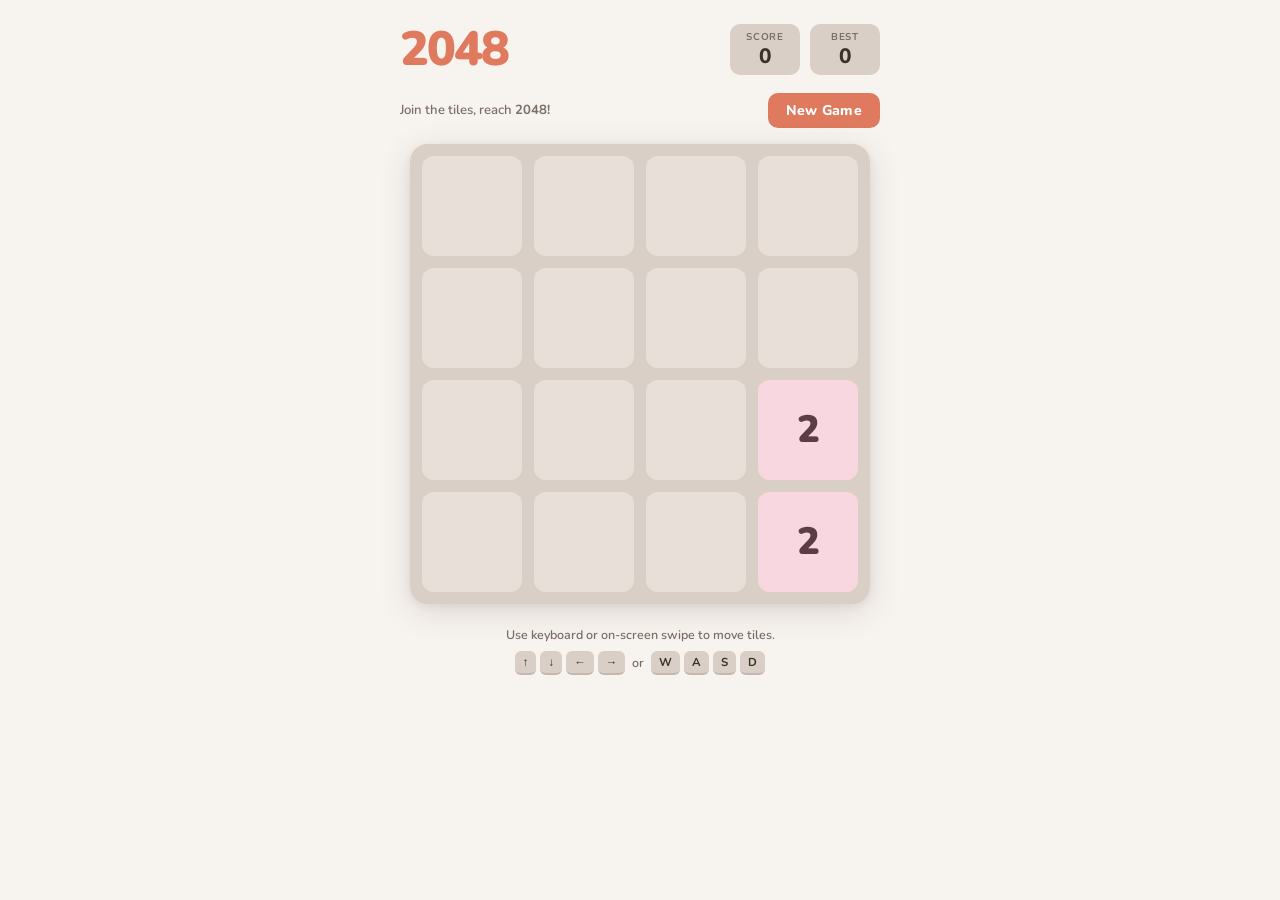
<file: index.html>
<!DOCTYPE html>
<html lang="en">
<head>
<meta charset="UTF-8">
<meta name="viewport" content="width=device-width, initial-scale=1.0, user-scalable=no">
<title>2048</title>
<link href="https://fonts.googleapis.com/css2?family=Nunito:wght@400;600;700;800;900&display=swap" rel="stylesheet">
<style>
  *, *::before, *::after { box-sizing: border-box; margin: 0; padding: 0; }

  :root {
    --bg: #f7f3ef;
    --board-bg: #d9cfc6;
    --cell-bg: #e8e0d8;
    --text-dark: #3a3028;
    --text-mid: #7a6e65;
    --accent: #e07a5f;
    --radius-board: 18px;
    --radius-tile: 12px;
    --gap: 12px;
    --tile-size: min(calc((min(96vw, 480px) - 5 * 12px) / 4), 100px);
  }

  body {
    font-family: 'Nunito', sans-serif;
    background: var(--bg);
    min-height: 100dvh;
    display: flex;
    flex-direction: column;
    align-items: center;
    justify-content: flex-start;
    padding: 24px 16px 40px;
    color: var(--text-dark);
    -webkit-tap-highlight-color: transparent;
    user-select: none;
  }

  /* ── Header ── */
  .header {
    width: min(96vw, 480px);
    display: flex;
    align-items: center;
    justify-content: space-between;
    margin-bottom: 18px;
  }

  .logo {
    font-size: 3rem;
    font-weight: 900;
    color: var(--accent);
    letter-spacing: -2px;
    line-height: 1;
  }

  .scores-wrap {
    display: flex;
    gap: 10px;
    align-items: center;
  }

  .score-box {
    background: var(--board-bg);
    border-radius: 10px;
    padding: 6px 16px;
    text-align: center;
    min-width: 70px;
  }
  .score-box .label {
    font-size: 0.62rem;
    font-weight: 700;
    letter-spacing: 0.08em;
    color: var(--text-mid);
    text-transform: uppercase;
  }
  .score-box .value {
    font-size: 1.3rem;
    font-weight: 800;
    color: var(--text-dark);
    line-height: 1.2;
  }

  /* ── Controls row ── */
  .controls {
    width: min(96vw, 480px);
    display: flex;
    align-items: center;
    justify-content: space-between;
    margin-bottom: 16px;
  }

  .tagline {
    font-size: 0.82rem;
    color: var(--text-mid);
    font-weight: 600;
  }

  .btn-new {
    background: var(--accent);
    color: #fff;
    border: none;
    border-radius: 10px;
    padding: 8px 18px;
    font-family: 'Nunito', sans-serif;
    font-size: 0.88rem;
    font-weight: 800;
    cursor: pointer;
    transition: transform 0.1s, opacity 0.1s;
    letter-spacing: 0.02em;
  }
  .btn-new:hover { opacity: 0.88; }
  .btn-new:active { transform: scale(0.96); }

  /* ── Board ── */
  .board-wrap {
    position: relative;
    width: min(96vw, 480px);
  }

  .board {
    background: var(--board-bg);
    border-radius: var(--radius-board);
    padding: var(--gap);
    display: grid;
    grid-template-columns: repeat(4, var(--tile-size));
    grid-template-rows: repeat(4, var(--tile-size));
    gap: var(--gap);
    box-shadow: 0 8px 32px rgba(58,48,40,0.13), 0 2px 8px rgba(58,48,40,0.08);
    width: fit-content;
    margin: 0 auto;
  }

  .cell {
    width: var(--tile-size);
    height: var(--tile-size);
    background: var(--cell-bg);
    border-radius: var(--radius-tile);
  }

  /* ── Tile layer ── */
  .tiles-layer {
    position: absolute;
    top: 0; left: 0; right: 0; bottom: 0;
    pointer-events: none;
  }

  .tile {
    position: absolute;
    width: var(--tile-size);
    height: var(--tile-size);
    border-radius: var(--radius-tile);
    display: flex;
    align-items: center;
    justify-content: center;
    font-weight: 900;
    transition: left 0.12s ease, top 0.12s ease;
    will-change: left, top;
    z-index: 2;
  }

  .tile.new-tile {
    animation: popIn 0.18s cubic-bezier(0.34,1.56,0.64,1) both;
  }
  .tile.merge-tile {
    animation: mergePop 0.22s cubic-bezier(0.34,1.56,0.64,1) both;
    z-index: 3;
  }

  @keyframes popIn {
    from { transform: scale(0); opacity: 0; }
    to   { transform: scale(1); opacity: 1; }
  }
  @keyframes mergePop {
    0%   { transform: scale(1); }
    40%  { transform: scale(1.18); }
    70%  { transform: scale(0.95); }
    100% { transform: scale(1); }
  }

  /* tile colours */
  .t2    { background:#f9d7e0; color:#5c3d45; }
  .t4    { background:#ddd6f7; color:#3d3760; }
  .t8    { background:#fddccc; color:#6b3a25; }
  .t16   { background:#f4a08a; color:#5c2010; }
  .t32   { background:#f2845a; color:#fff; }
  .t64   { background:#f5c842; color:#5c3d00; }
  .t128  { background:#7ecba1; color:#fff; }
  .t256  { background:#6dbfea; color:#fff; }
  .t512  { background:#9d74d4; color:#fff; }
  .t1024 { background:#d4956a; color:#fff; }
  .t2048 { background:#f0c040; color:#fff; box-shadow: 0 0 22px 4px rgba(240,192,64,0.45); }
  .t-high{ background:#3a3028; color:#fff; }

  /* font sizes inside tiles */
  .tile { font-size: calc(var(--tile-size) * 0.38); }
  .tile[data-v="128"],.tile[data-v="256"],.tile[data-v="512"] { font-size: calc(var(--tile-size) * 0.33); }
  .tile[data-v="1024"],.tile[data-v="2048"] { font-size: calc(var(--tile-size) * 0.27); }
  .tile[data-v-big] { font-size: calc(var(--tile-size) * 0.22); }

  /* ── Overlays ── */
  .overlay {
    display: none;
    position: absolute;
    inset: 0;
    border-radius: var(--radius-board);
    background: rgba(247,243,239,0.82);
    backdrop-filter: blur(6px);
    -webkit-backdrop-filter: blur(6px);
    flex-direction: column;
    align-items: center;
    justify-content: center;
    z-index: 20;
    gap: 14px;
    animation: fadeIn 0.3s ease;
  }
  .overlay.show { display: flex; }

  @keyframes fadeIn {
    from { opacity:0; } to { opacity:1; }
  }

  .overlay h2 {
    font-size: 2rem;
    font-weight: 900;
    color: var(--text-dark);
  }
  .overlay p {
    font-size: 0.9rem;
    color: var(--text-mid);
    font-weight: 600;
  }
  .overlay .btn-new {
    margin-top: 6px;
    padding: 10px 28px;
    font-size: 1rem;
  }

  /* confetti canvas */
  #confetti-canvas {
    position: absolute;
    inset: 0;
    width: 100%;
    height: 100%;
    border-radius: var(--radius-board);
    pointer-events: none;
    z-index: 19;
  }

  /* ── Score bump animation ── */
  .score-bump {
    animation: scoreBump 0.22s cubic-bezier(0.34,1.56,0.64,1);
  }
  @keyframes scoreBump {
    0%   { transform: scale(1); }
    50%  { transform: scale(1.22); }
    100% { transform: scale(1); }
  }

  /* ── Keyboard hint ── */
  .hint {
    margin-top: 22px;
    width: min(96vw, 480px);
    text-align: center;
    font-size: 0.78rem;
    color: var(--text-mid);
    font-weight: 600;
  }
  .hint .keys {
    display: inline-flex;
    gap: 4px;
    align-items: center;
    margin-top: 8px;
    flex-wrap: wrap;
    justify-content: center;
  }
  .key {
    background: var(--board-bg);
    border-radius: 6px;
    padding: 3px 8px;
    font-size: 0.72rem;
    font-weight: 700;
    color: var(--text-dark);
    border-bottom: 2px solid #c2b8b0;
  }

  .mobile-hint { display: none; }
  @media (hover: none) and (pointer: coarse) {
    .desktop-hint { display: none; }
    .mobile-hint  { display: block; }
  }

  @media (prefers-reduced-motion: reduce) {
    .tile { transition: none; }
    .tile.new-tile, .tile.merge-tile { animation: none; }
  }
</style>
</head>
<body>

<div class="header">
  <div class="logo">2048</div>
  <div class="scores-wrap">
    <div class="score-box">
      <div class="label">Score</div>
      <div class="value" id="score">0</div>
    </div>
    <div class="score-box">
      <div class="label">Best</div>
      <div class="value" id="best">0</div>
    </div>
  </div>
</div>

<div class="controls">
  <span class="tagline">Join the tiles, reach <strong>2048!</strong></span>
  <button class="btn-new" id="btn-new">New Game</button>
</div>

<div class="board-wrap" id="board-wrap">
  <div class="board" id="board"></div>
  <div class="tiles-layer" id="tiles-layer"></div>
  <canvas id="confetti-canvas"></canvas>

  <div class="overlay" id="overlay-win">
    <h2>🎉 You Win!</h2>
    <p>You reached 2048! Keep going?</p>
    <button class="btn-new" id="btn-continue">Keep Playing</button>
    <button class="btn-new" id="btn-restart-win" style="background:#a09088">New Game</button>
  </div>

  <div class="overlay" id="overlay-over">
    <h2>Game Over</h2>
    <p>No moves left. Try again?</p>
    <button class="btn-new" id="btn-restart-over">New Game</button>
  </div>
</div>

<div class="hint desktop-hint">
  <div>Use keyboard or on-screen swipe to move tiles.</div>
  <div class="keys">
    <span class="key">↑</span><span class="key">↓</span><span class="key">←</span><span class="key">→</span>
    &nbsp;or&nbsp;
    <span class="key">W</span><span class="key">A</span><span class="key">S</span><span class="key">D</span>
  </div>
</div>
<div class="hint mobile-hint">Swipe in any direction to move tiles.</div>

<script>
(() => {
  /* ── Constants ── */
  const SIZE = 4;
  const GAP = 12; // matches --gap CSS

  /* ── State ── */
  let board = [];       // 4×4 array of values (0 = empty)
  let tileEls = {};     // id → DOM element
  let nextId = 1;
  let tileGrid = [];    // 4×4 array of {id, value} objects
  let score = 0;
  let best = +localStorage.getItem('2048-best') || 0;
  let won = false;
  let over = false;
  let moving = false;

  /* ── DOM refs ── */
  const boardEl      = document.getElementById('board');
  const tilesLayer   = document.getElementById('tiles-layer');
  const scoreEl      = document.getElementById('score');
  const bestEl       = document.getElementById('best');
  const overlayWin   = document.getElementById('overlay-win');
  const overlayOver  = document.getElementById('overlay-over');
  const boardWrap    = document.getElementById('board-wrap');
  const confCanvas   = document.getElementById('confetti-canvas');

  /* ── Build empty cell grid ── */
  for (let i = 0; i < SIZE * SIZE; i++) {
    const cell = document.createElement('div');
    cell.className = 'cell';
    boardEl.appendChild(cell);
  }

  /* ── Tile positioning helpers ── */
  function tileSize() {
    const cell = boardEl.querySelector('.cell');
    return cell ? cell.offsetWidth : 80;
  }

  function posFor(row, col) {
    const ts = tileSize();
    const boardRect = boardEl.getBoundingClientRect();
    const wrapRect  = boardWrap.getBoundingClientRect();
    const offsetX = boardRect.left - wrapRect.left;
    const offsetY = boardRect.top  - wrapRect.top;
    return {
      left: offsetX + GAP + col * (ts + GAP),
      top:  offsetY + GAP + row * (ts + GAP),
    };
  }

  /* ── Tile DOM ── */
  function colorClass(v) {
    if (v > 2048) return 't-high';
    return 't' + v;
  }

  function createTileEl(id, value, row, col) {
    const el = document.createElement('div');
    el.className = `tile ${colorClass(value)}`;
    el.dataset.id = id;
    el.dataset.v = value;
    if (value >= 10000) el.dataset.vBig = true;
    el.textContent = value;
    const ts = tileSize();
    el.style.width  = ts + 'px';
    el.style.height = ts + 'px';
    const pos = posFor(row, col);
    el.style.left = pos.left + 'px';
    el.style.top  = pos.top  + 'px';
    tilesLayer.appendChild(el);
    tileEls[id] = el;
    return el;
  }

  function moveTileEl(id, row, col) {
    const el = tileEls[id];
    if (!el) return;
    const pos = posFor(row, col);
    el.style.left = pos.left + 'px';
    el.style.top  = pos.top  + 'px';
  }

  function removeTileEl(id) {
    const el = tileEls[id];
    if (el) { el.remove(); delete tileEls[id]; }
  }

  function updateTileEl(id, value) {
    const el = tileEls[id];
    if (!el) return;
    el.textContent = value;
    el.dataset.v = value;
    el.className = `tile ${colorClass(value)} merge-tile`;
    if (value >= 10000) el.dataset.vBig = true;
  }

  /* ── Grid helpers ── */
  function emptyGrid() {
    return Array.from({length: SIZE}, () => Array(SIZE).fill(null));
  }

  function emptyCells() {
    const cells = [];
    for (let r = 0; r < SIZE; r++)
      for (let c = 0; c < SIZE; c++)
        if (!tileGrid[r][c]) cells.push([r, c]);
    return cells;
  }

  function spawnTile() {
    const cells = emptyCells();
    if (!cells.length) return;
    const [r, c] = cells[Math.floor(Math.random() * cells.length)];
    const value = Math.random() < 0.9 ? 2 : 4;
    const id = nextId++;
    tileGrid[r][c] = { id, value };
    const el = createTileEl(id, value, r, c);
    el.classList.add('new-tile');
  }

  /* ── Score ── */
  function addScore(n) {
    score += n;
    scoreEl.textContent = score;
    scoreEl.classList.remove('score-bump');
    void scoreEl.offsetWidth;
    scoreEl.classList.add('score-bump');
    if (score > best) {
      best = score;
      bestEl.textContent = best;
      localStorage.setItem('2048-best', best);
    }
  }

  /* ── Move logic ── */
  // Returns {newLine, score, merged} for a single row (left-shift)
  function shiftLeft(line) {
    const vals = line.filter(t => t);  // remove nulls
    const out = Array(SIZE).fill(null);
    let gained = 0;
    let i = 0, j = 0;
    while (j < vals.length) {
      if (j + 1 < vals.length && vals[j].value === vals[j+1].value) {
        const newVal = vals[j].value * 2;
        gained += newVal;
        out[i] = { ...vals[j], value: newVal, merged: true };
        // mark the consumed tile for removal
        out[i].consumed = vals[j+1].id;
        j += 2;
      } else {
        out[i] = vals[j];
        j++;
      }
      i++;
    }
    return { line: out, score: gained };
  }

  function rotateRight(grid) {
    return grid[0].map((_, c) => grid.map(row => row[c]).reverse());
  }
  function rotateLeft(grid) {
    return grid[0].map((_, c) => grid.map(row => row[SIZE-1-c]));
  }
  function flipH(grid) {
    return grid.map(row => [...row].reverse());
  }

  function move(dir) {
    if (moving || over) return;

    // Transform grid so we always shift "left"
    let g = tileGrid.map(r => [...r]);
    if (dir === 'right')  g = flipH(g);
    if (dir === 'up')     g = rotateRight(g);
    if (dir === 'down')   g = rotateLeft(g);

    let totalScore = 0;
    let changed = false;
    const toRemove = [];
    const toMerge  = [];

    for (let r = 0; r < SIZE; r++) {
      const result = shiftLeft(g[r]);
      if (JSON.stringify(g[r].map(t=>t&&t.value)) !== JSON.stringify(result.line.map(t=>t&&t.value))) changed = true;
      totalScore += result.score;
      result.line.forEach(t => {
        if (t && t.consumed) toRemove.push(t.consumed);
        if (t && t.merged)   toMerge.push(t.id);
      });
      g[r] = result.line;
    }

    // Reverse transforms
    if (dir === 'right')  g = flipH(g);
    if (dir === 'up')     g = rotateLeft(g);
    if (dir === 'down')   g = rotateRight(g);

    if (!changed) return;

    moving = true;

    // Remove consumed (bottom of merge) immediately but after transition
    toRemove.forEach(id => {
      const el = tileEls[id];
      if (el) el.style.zIndex = 1;  // goes under the surviving tile
    });

    // Update tileGrid and move elements
    for (let r = 0; r < SIZE; r++) {
      for (let c = 0; c < SIZE; c++) {
        const t = g[r][c];
        if (t) moveTileEl(t.id, r, c);
      }
    }

    // After slide transition, clean up
    setTimeout(() => {
      // Remove consumed tiles
      toRemove.forEach(id => removeTileEl(id));

      // Update merged tiles appearance
      toMerge.forEach(id => {
        // find new value
        for (let r = 0; r < SIZE; r++)
          for (let c = 0; c < SIZE; c++)
            if (g[r][c] && g[r][c].id === id)
              updateTileEl(id, g[r][c].value);
      });

      // Remove merged flags from tileGrid so they don't persist
      for (let r = 0; r < SIZE; r++)
        for (let c = 0; c < SIZE; c++)
          if (g[r][c]) { delete g[r][c].merged; delete g[r][c].consumed; }

      tileGrid = g;

      if (totalScore) addScore(totalScore);

      // Check win
      if (!won) {
        outer: for (let r = 0; r < SIZE; r++)
          for (let c = 0; c < SIZE; c++)
            if (tileGrid[r][c] && tileGrid[r][c].value >= 2048) {
              won = true;
              showWin();
              break outer;
            }
      }

      // Spawn new tile
      spawnTile();

      // Remove pop animation class after it fires
      Object.values(tileEls).forEach(el => {
        el.addEventListener('animationend', () => {
          el.classList.remove('new-tile', 'merge-tile');
        }, { once: true });
      });

      // Check game over
      if (!canMove()) {
        over = true;
        setTimeout(() => overlayOver.classList.add('show'), 300);
      }

      moving = false;
    }, 130);
  }

  function canMove() {
    for (let r = 0; r < SIZE; r++) {
      for (let c = 0; c < SIZE; c++) {
        if (!tileGrid[r][c]) return true;
        const v = tileGrid[r][c].value;
        if (r+1 < SIZE && tileGrid[r+1][c] && tileGrid[r+1][c].value === v) return true;
        if (c+1 < SIZE && tileGrid[r][c+1] && tileGrid[r][c+1].value === v) return true;
      }
    }
    return false;
  }

  /* ── Init / Restart ── */
  function init() {
    // Clear
    tilesLayer.innerHTML = '';
    tileEls = {};
    nextId = 1;
    tileGrid = emptyGrid();
    score = 0;
    won = false;
    over = false;
    moving = false;
    scoreEl.textContent = 0;
    bestEl.textContent = best;
    overlayWin.classList.remove('show');
    overlayOver.classList.remove('show');
    stopConfetti();

    // Spawn 2 tiles
    spawnTile();
    spawnTile();
    // Remove pop from initial tiles (no animation wanted)
    Object.values(tileEls).forEach(el => el.classList.remove('new-tile'));
  }

  /* ── Win overlay ── */
  function showWin() {
    overlayWin.classList.add('show');
    startConfetti();
  }

  /* ── Confetti ── */
  let confettiRAF = null;
  const confCtx = confCanvas.getContext('2d');
  let pieces = [];

  function startConfetti() {
    const W = confCanvas.offsetWidth;
    const H = confCanvas.offsetHeight;
    confCanvas.width = W;
    confCanvas.height = H;
    pieces = Array.from({length: 80}, () => ({
      x: Math.random() * W,
      y: Math.random() * H - H,
      r: Math.random() * 6 + 4,
      d: Math.random() * 2 + 1,
      color: ['#f9d7e0','#ddd6f7','#f5c842','#7ecba1','#6dbfea','#f2845a','#9d74d4'][Math.floor(Math.random()*7)],
      tilt: Math.random() * 10 - 5,
      tiltV: Math.random() * 0.3 + 0.1,
      angle: Math.random() * Math.PI * 2,
      angleV: Math.random() * 0.08 + 0.02,
    }));
    function loop() {
      confCtx.clearRect(0, 0, W, H);
      pieces.forEach(p => {
        p.y += p.d;
        p.angle += p.angleV;
        p.tilt += p.tiltV;
        if (p.y > H) { p.y = -10; p.x = Math.random() * W; }
        confCtx.beginPath();
        confCtx.ellipse(p.x + p.tilt, p.y, p.r, p.r * 0.5, p.angle, 0, Math.PI * 2);
        confCtx.fillStyle = p.color;
        confCtx.fill();
      });
      confettiRAF = requestAnimationFrame(loop);
    }
    loop();
  }

  function stopConfetti() {
    if (confettiRAF) { cancelAnimationFrame(confettiRAF); confettiRAF = null; }
    confCtx.clearRect(0, 0, confCanvas.width, confCanvas.height);
    pieces = [];
  }

  /* ── Keyboard ── */
  const KEY_MAP = {
    ArrowLeft:'left', ArrowRight:'right', ArrowUp:'up', ArrowDown:'down',
    a:'left', d:'right', w:'up', s:'down',
    A:'left', D:'right', W:'up', S:'down',
  };

  document.addEventListener('keydown', e => {
    const dir = KEY_MAP[e.key];
    if (dir) { e.preventDefault(); move(dir); }
  });

  /* ── Touch / Swipe ── */
  let touchStartX = 0, touchStartY = 0;

  boardWrap.addEventListener('touchstart', e => {
    touchStartX = e.touches[0].clientX;
    touchStartY = e.touches[0].clientY;
  }, { passive: true });

  boardWrap.addEventListener('touchend', e => {
    const dx = e.changedTouches[0].clientX - touchStartX;
    const dy = e.changedTouches[0].clientY - touchStartY;
    const absDx = Math.abs(dx), absDy = Math.abs(dy);
    if (Math.max(absDx, absDy) < 20) return;
    if (absDx > absDy)  move(dx > 0 ? 'right' : 'left');
    else                move(dy > 0 ? 'down'  : 'up');
  }, { passive: true });

  /* ── Buttons ── */
  document.getElementById('btn-new').addEventListener('click', init);
  document.getElementById('btn-continue').addEventListener('click', () => {
    overlayWin.classList.remove('show');
    stopConfetti();
  });
  document.getElementById('btn-restart-win').addEventListener('click', init);
  document.getElementById('btn-restart-over').addEventListener('click', init);

  /* ── Start ── */
  init();
})();
</script>
</body>
</html>
</file>
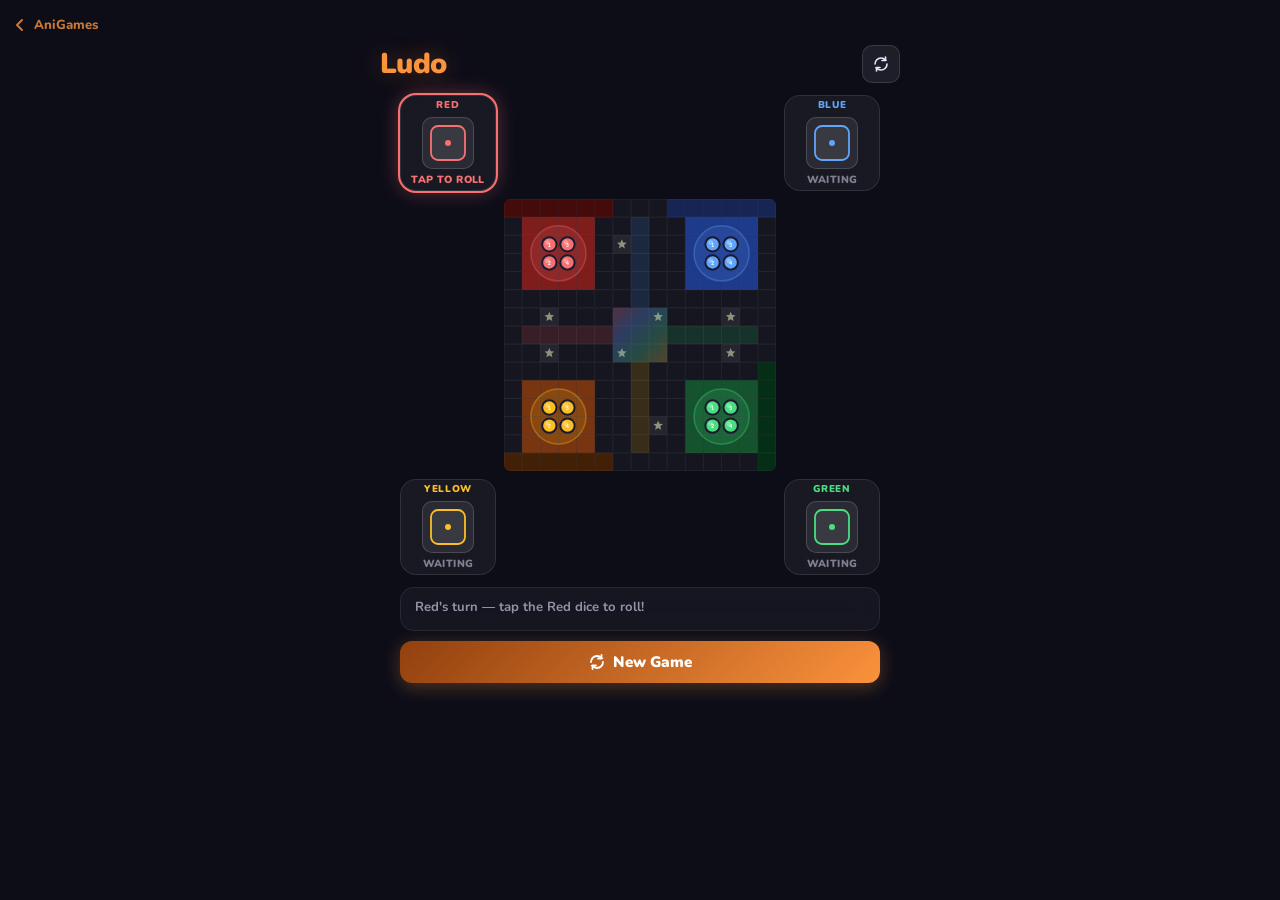
<file: games/ludo/index.html>
<!-- anigames/games/ludo/index.html -->
<!DOCTYPE html>
<html lang="en">
<head>
<meta charset="UTF-8">
<meta name="viewport" content="width=device-width, initial-scale=1.0, user-scalable=no">
<title>Ludo · AniGames</title>
<link href="https://fonts.googleapis.com/css2?family=Nunito:wght@400;700;800;900&display=swap" rel="stylesheet">
<style>
/* ── Reset & base ── */
*,*::before,*::after{box-sizing:border-box;margin:0;padding:0}
html,body{overscroll-behavior:none}
body{
  font-family:'Nunito',sans-serif;
  background:#0d0d18;
  color:#e8e6ff;
  min-height:100dvh;
  display:flex;
  flex-direction:column;
  align-items:center;
  padding:16px 12px 48px;
  user-select:none;
  -webkit-tap-highlight-color:transparent;
}

/* Back button */
.back-btn{
  align-self:flex-start;
  display:inline-flex;align-items:center;gap:6px;
  text-decoration:none;font-size:.82rem;font-weight:800;
  color:rgba(251,146,60,.8);margin-bottom:10px;transition:color .15s;
}
.back-btn:hover{color:#fb923c}
.back-btn svg{transition:transform .15s}
.back-btn:hover svg{transform:translateX(-2px)}

/* Top bar */
.topbar{
  width:min(96vw,520px);
  display:flex;justify-content:space-between;align-items:center;
  margin-bottom:12px;
}
.title{font-size:1.8rem;font-weight:900;color:#fb923c;
  text-shadow:0 0 24px rgba(251,146,60,.35);letter-spacing:-.02em}
.btn-icon{
  background:rgba(255,255,255,.07);border:1px solid rgba(255,255,255,.12);
  color:#e8e6ff;border-radius:10px;width:38px;height:38px;
  font-size:.85rem;font-weight:800;cursor:pointer;
  display:flex;align-items:center;justify-content:center;transition:.15s;
}
.btn-icon:active{transform:scale(.92)}

/* ── LAYOUT: board in centre, dice boxes in corners ── */
.game-layout{
  position:relative;
  width:min(96vw,480px);
  height:min(96vw,480px);
}

/* Dice corner boxes */
.dice-corner{
  position:absolute;
  width:96px;height:96px;
  background:rgba(255,255,255,.05);
  backdrop-filter:blur(12px);
  -webkit-backdrop-filter:blur(12px);
  border:1.5px solid rgba(255,255,255,.1);
  border-radius:16px;
  display:flex;flex-direction:column;
  align-items:center;justify-content:center;
  gap:6px;
  transition:border-color .2s,background .2s,box-shadow .2s;
  padding:8px;
}
.dice-corner.active-turn{
  box-shadow:0 0 0 2px var(--player-color),
             0 0 20px color-mix(in srgb,var(--player-color) 40%,transparent);
}
.dice-corner.active-turn .dice-face{
  cursor:pointer;
}
.dice-corner.active-turn .dice-face:hover{
  transform:scale(1.08);
}

/* Corner positions */
.corner-tl{top:0;left:0}
.corner-tr{top:0;right:0}
.corner-bl{bottom:0;left:0}
.corner-br{bottom:0;right:0}

.player-label{
  font-size:.62rem;font-weight:900;
  text-transform:uppercase;letter-spacing:.07em;
  color:var(--player-color);
  line-height:1;
}
.dice-face{
  width:52px;height:52px;
  background:rgba(255,255,255,.08);
  border:1.5px solid rgba(255,255,255,.15);
  border-radius:10px;
  display:grid;
  align-items:center;justify-items:center;
  transition:transform .15s,background .15s;
  flex-shrink:0;
}
.dice-face svg { pointer-events:none; }
.roll-btn{
  font-size:.65rem;font-weight:900;
  color:rgba(232,230,255,.5);
  line-height:1;
  letter-spacing:.04em;
  text-transform:uppercase;
}
.dice-corner.active-turn .roll-btn{
  color:var(--player-color);
}

/* Board canvas in centre */
.board-canvas-wrap{
  position:absolute;
  /* sits between the corner boxes */
  top:104px;left:104px;
  right:104px;bottom:104px;
}
#board-canvas{
  width:100%;height:100%;
  border-radius:6px;
  display:block;
}

/* ── Log ── */
.log-wrap{
  width:min(96vw,480px);
  background:rgba(255,255,255,.04);
  backdrop-filter:blur(12px);
  border:1px solid rgba(255,255,255,.08);
  border-radius:14px;
  padding:10px 14px;
  margin-top:12px;
  min-height:44px;
}
.log-text{
  font-size:.82rem;font-weight:700;
  color:rgba(232,230,255,.6);
  line-height:1.4;
}

/* ── Controls strip ── */
.controls-strip{
  width:min(96vw,480px);
  display:flex;gap:10px;align-items:center;
  margin-top:10px;
}
.btn-primary{
  flex:1;
  background:linear-gradient(135deg,#92400e,#fb923c);
  color:#fff;border:none;border-radius:12px;
  padding:11px 0;font-family:'Nunito',sans-serif;
  font-size:.95rem;font-weight:900;cursor:pointer;
  display:flex;align-items:center;justify-content:center;gap:8px;
  box-shadow:0 4px 18px rgba(251,146,60,.3);
  transition:opacity .15s,transform .1s;
}
.btn-primary:hover{opacity:.9}
.btn-primary:active{transform:scale(.97)}

/* ── Win overlay ── */
.win-overlay{
  display:none;position:fixed;inset:0;
  background:rgba(13,13,24,.88);
  backdrop-filter:blur(16px);-webkit-backdrop-filter:blur(16px);
  z-index:50;align-items:center;justify-content:center;
}
.win-overlay.show{display:flex}
.win-card{
  background:rgba(255,255,255,.07);
  backdrop-filter:blur(20px);-webkit-backdrop-filter:blur(20px);
  border:1.5px solid rgba(255,255,255,.14);
  border-radius:24px;
  padding:36px 32px;
  text-align:center;
  display:flex;flex-direction:column;gap:14px;align-items:center;
  box-shadow:0 20px 60px rgba(0,0,0,.5);
  max-width:320px;width:90vw;
}
.win-icon{width:64px;height:64px;border-radius:16px;display:flex;align-items:center;justify-content:center;margin-bottom:4px}
.win-card h2{font-size:1.8rem;font-weight:900;color:#fff}
.win-card p{font-size:.9rem;color:rgba(232,230,255,.6);font-weight:600}

/* ── Dice rolling animation ── */
@keyframes dice-roll{
  0%  {transform:rotate(0deg) scale(1)}
  25% {transform:rotate(15deg) scale(1.1)}
  50% {transform:rotate(-12deg) scale(0.95)}
  75% {transform:rotate(8deg) scale(1.08)}
  100%{transform:rotate(0deg) scale(1)}
}
.dice-rolling{animation:dice-roll .45s cubic-bezier(.36,.07,.19,.97)}
</style>
</head>
<body>

<a class="back-btn" href="../../index.html">
  <svg width="16" height="16" viewBox="0 0 16 16" fill="none">
    <path d="M10 3L5 8l5 5" stroke="currentColor" stroke-width="2" stroke-linecap="round" stroke-linejoin="round"/>
  </svg>
  AniGames
</a>

<div class="topbar">
  <div class="title">Ludo</div>
  <div style="display:flex;gap:8px">
    <button class="btn-icon" id="btn-new-top" title="New game">
      <svg width="16" height="16" viewBox="0 0 16 16" fill="none"><path d="M2 8a6 6 0 016-6 6 6 0 014.5 2H11M14 8a6 6 0 01-6 6 6 6 0 01-4.5-2H5" stroke="currentColor" stroke-width="1.6" stroke-linecap="round"/><path d="M12.5 1v3.5H9" stroke="currentColor" stroke-width="1.6" stroke-linecap="round" stroke-linejoin="round"/><path d="M3.5 15v-3.5H7" stroke="currentColor" stroke-width="1.6" stroke-linecap="round" stroke-linejoin="round"/></svg>
    </button>
  </div>
</div>

<!-- Main layout: corner dice boxes + centre board -->
<div class="game-layout" id="game-layout">

  <!-- Red — top-left -->
  <div class="dice-corner corner-tl" id="dc-red" style="--player-color:#f87171">
    <div class="player-label">Red</div>
    <div class="dice-face" id="dice-red">
      <svg id="dice-svg-red" width="36" height="36" viewBox="0 0 36 36" fill="none">
        <rect x="1" y="1" width="34" height="34" rx="6" fill="rgba(255,255,255,.08)" stroke="rgba(255,255,255,.2)" stroke-width="1.5"/>
        <circle cx="18" cy="18" r="3" fill="#f87171"/>
      </svg>
    </div>
    <div class="roll-btn" id="roll-label-red">Waiting</div>
  </div>

  <!-- Blue — top-right -->
  <div class="dice-corner corner-tr" id="dc-blue" style="--player-color:#60a5fa">
    <div class="player-label">Blue</div>
    <div class="dice-face" id="dice-blue">
      <svg id="dice-svg-blue" width="36" height="36" viewBox="0 0 36 36" fill="none">
        <rect x="1" y="1" width="34" height="34" rx="6" fill="rgba(255,255,255,.08)" stroke="rgba(255,255,255,.2)" stroke-width="1.5"/>
        <circle cx="18" cy="18" r="3" fill="#60a5fa"/>
      </svg>
    </div>
    <div class="roll-btn" id="roll-label-blue">Waiting</div>
  </div>

  <!-- Green — bottom-right -->
  <div class="dice-corner corner-br" id="dc-green" style="--player-color:#4ade80">
    <div class="player-label">Green</div>
    <div class="dice-face" id="dice-green">
      <svg id="dice-svg-green" width="36" height="36" viewBox="0 0 36 36" fill="none">
        <rect x="1" y="1" width="34" height="34" rx="6" fill="rgba(255,255,255,.08)" stroke="rgba(255,255,255,.2)" stroke-width="1.5"/>
        <circle cx="18" cy="18" r="3" fill="#4ade80"/>
      </svg>
    </div>
    <div class="roll-btn" id="roll-label-green">Waiting</div>
  </div>

  <!-- Yellow — bottom-left -->
  <div class="dice-corner corner-bl" id="dc-yellow" style="--player-color:#fbbf24">
    <div class="player-label">Yellow</div>
    <div class="dice-face" id="dice-yellow">
      <svg id="dice-svg-yellow" width="36" height="36" viewBox="0 0 36 36" fill="none">
        <rect x="1" y="1" width="34" height="34" rx="6" fill="rgba(255,255,255,.08)" stroke="rgba(255,255,255,.2)" stroke-width="1.5"/>
        <circle cx="18" cy="18" r="3" fill="#fbbf24"/>
      </svg>
    </div>
    <div class="roll-btn" id="roll-label-yellow">Waiting</div>
  </div>

  <!-- Board canvas in centre -->
  <div class="board-canvas-wrap">
    <canvas id="board-canvas"></canvas>
  </div>

</div>

<div class="log-wrap">
  <div class="log-text" id="log">🎲 Welcome to Ludo! 🔴 Red starts — tap their dice to roll!</div>
</div>

<div class="controls-strip">
  <button class="btn-primary" id="btn-new">
    <svg width="16" height="16" viewBox="0 0 16 16" fill="none"><path d="M2 8a6 6 0 016-6 6 6 0 014.5 2H11M14 8a6 6 0 01-6 6 6 6 0 01-4.5-2H5" stroke="currentColor" stroke-width="1.8" stroke-linecap="round"/><path d="M12.5 1v3.5H9" stroke="currentColor" stroke-width="1.8" stroke-linecap="round" stroke-linejoin="round"/><path d="M3.5 15v-3.5H7" stroke="currentColor" stroke-width="1.8" stroke-linecap="round" stroke-linejoin="round"/></svg>
    New Game
  </button>
</div>

<!-- Win overlay -->
<div class="win-overlay" id="win-overlay">
  <div class="win-card">
    <div class="win-icon" id="win-icon" style="background:rgba(255,255,255,.1)">
      <svg width="36" height="36" viewBox="0 0 36 36" fill="none"><path d="M18 4l3.6 7.6L30 13l-6 6.2 1.4 8.8L18 24l-7.4 4 1.4-8.8L6 13l8.4-1.4L18 4z" fill="#fbbf24" stroke="#fbbf24" stroke-width="1.5" stroke-linejoin="round"/></svg>
    </div>
    <h2 id="win-title">Red Wins!</h2>
    <p id="win-sub">All pieces made it home!</p>
    <button class="btn-primary" id="btn-win-new" style="width:100%;justify-content:center">Play Again</button>
  </div>
</div>

<script>
// anigames/games/ludo/index.html — inline script

(() => {
'use strict';

/* ── Constants ── */
const COLORS = ['red','blue','green','yellow'];
const PLAYER_HEX = { red:'#f87171', blue:'#60a5fa', green:'#4ade80', yellow:'#fbbf24' };
const PLAYER_DARK= { red:'#7f1d1d', blue:'#1e3a8a', green:'#14532d', yellow:'#78350f' };

/*
  Ludo board: 15×15 grid.
  Outer track: 52 squares, numbered 0-51.
  Each player enters at their start and travels 51 steps + 6 home column steps = done.

  Entry squares (index on outer track):
    Red    → 0   (col 6, row 13)
    Blue   → 13  (col 1, row 6)  — rotated
    Green  → 26  (col 8, row 1)
    Yellow → 39  (col 13, row 8)

  The outer track (row,col) for indices 0..51:
*/
const OUTER = [
  // 0-5: left side going up (col 6, rows 13→8)
  [13,6],[12,6],[11,6],[10,6],[9,6],[8,6],
  // 6-11: top-left going left (row 8, cols 5→0)
  [8,5],[8,4],[8,3],[8,2],[8,1],[8,0],
  // 12-13: corner + go up (rows 7,6, col 0)
  [7,0],[6,0],
  // 14-19: top side going right (row 6, cols 1→6)
  [6,1],[6,2],[6,3],[6,4],[6,5],[6,6],
  // 20-25: left of top, going up (col 6, rows 5→0)
  [5,6],[4,6],[3,6],[2,6],[1,6],[0,6],
  // 26-27: top corner
  [0,7],[0,8],
  // 28-33: top-right going down (col 8, rows 1→6)
  [1,8],[2,8],[3,8],[4,8],[5,8],[6,8],
  // 34-39: right side going right (row 6, cols 9→14)
  [6,9],[6,10],[6,11],[6,12],[6,13],[6,14],
  // 40-41: right corner
  [7,14],[8,14],
  // 42-47: right side going left (row 8, cols 13→8)
  [8,13],[8,12],[8,11],[8,10],[8,9],[8,8],
  // 48-51: bottom-right going down (col 8, rows 9→12... then home)
  [9,8],[10,8],[11,8],[12,8],
  // extra to complete 52 squares
  [13,8],[14,8],[14,7],[13,6],
].slice(0,52);

// Pad OUTER to exactly 52 if needed
while(OUTER.length < 52) OUTER.push(OUTER[OUTER.length-1]);

// Home column paths (6 steps leading to centre)
const HOME_COLS = {
  red:    [[13,7],[12,7],[11,7],[10,7],[9,7],[8,7]],
  blue:   [[7,1],[7,2],[7,3],[7,4],[7,5],[7,6]],
  green:  [[1,7],[2,7],[3,7],[4,7],[5,7],[6,7]],
  yellow: [[7,13],[7,12],[7,11],[7,10],[7,9],[7,8]],
};

// Entry index on OUTER for each player
const ENTRY = { red:0, blue:13, green:26, yellow:39 };

// Safe squares set (row*15+col)
const SAFE_SET = new Set([
  8*15+6, 6*15+2, 2*15+6, 6*15+12,
  6*15+8, 12*15+8, 8*15+12, 8*15+2,
]);

// Home base cell positions (4 pieces per player, row×15+col for quick lookup)
const HOME_BASE_POS = {
  red:    [[2,2],[3,2],[2,3],[3,3]],
  blue:   [[2,11],[3,11],[2,12],[3,12]],
  green:  [[11,11],[12,11],[11,12],[12,12]],
  yellow: [[11,2],[12,2],[11,3],[12,3]],
};

/* ── Canvas setup ── */
const canvas = document.getElementById('board-canvas');
const ctx    = canvas.getContext('2d');

function resizeCanvas() {
  const wrap = canvas.parentElement;
  const size = wrap.clientWidth;
  canvas.width  = size;
  canvas.height = size;
}
resizeCanvas();
window.addEventListener('resize', () => { resizeCanvas(); draw(); });

/* ── State ── */
let pieces   = {};   // color → [{pos, done}]  pos: -1=base, 0-51=outer, 52-57=home col, 58=finished
let curPlayer = 0;
let rolled    = false;
let diceVal   = 0;
let gameOver  = false;
let rolling   = false; // animation lock

function initGame() {
  pieces = {};
  COLORS.forEach(col => {
    pieces[col] = [0,1,2,3].map(() => ({ pos: -1, done: false }));
  });
  curPlayer = 0; rolled = false; diceVal = 0; gameOver = false; rolling = false;
  document.getElementById('win-overlay').classList.remove('show');
  setLog('Red\'s turn — tap the Red dice to roll!');
  updateDiceUI();
  draw();
}

/* ── Dice SVG dots ── */
const DOT_POSITIONS = {
  1: [[18,18]],
  2: [[10,10],[26,26]],
  3: [[10,10],[18,18],[26,26]],
  4: [[10,10],[26,10],[10,26],[26,26]],
  5: [[10,10],[26,10],[18,18],[10,26],[26,26]],
  6: [[10,10],[26,10],[10,18],[26,18],[10,26],[26,26]],
};

function renderDiceSVG(color, value) {
  const col = PLAYER_HEX[color];
  const el  = document.getElementById(`dice-svg-${color}`);
  if (!el) return;
  const dots = value >= 1 ? DOT_POSITIONS[value] : null;
  const dotHTML = dots
    ? dots.map(([x,y]) => `<circle cx="${x}" cy="${y}" r="3.5" fill="${col}"/>`).join('')
    : `<circle cx="18" cy="18" r="3" fill="${col}"/>`;
  el.innerHTML = `
    <rect x="1" y="1" width="34" height="34" rx="7"
      fill="rgba(255,255,255,0.07)"
      stroke="${col}" stroke-width="1.8"/>
    ${dotHTML}
  `;
}

function updateDiceUI() {
  COLORS.forEach((col, i) => {
    const dc    = document.getElementById(`dc-${col}`);
    const label = document.getElementById(`roll-label-${col}`);
    const face  = document.getElementById(`dice-${col}`);

    const isActive = i === curPlayer && !gameOver;
    dc.classList.toggle('active-turn', isActive);

    if (i === curPlayer) {
      if (!rolled) {
        label.textContent = 'Tap to Roll';
        face.style.cursor = 'pointer';
        face.onclick = rollDice;
      } else {
        label.textContent = 'Pick piece';
        face.style.cursor = 'default';
        face.onclick = null;
      }
    } else {
      label.textContent = 'Waiting';
      face.style.cursor = 'default';
      face.onclick = null;
    }
  });
}

function rollDice() {
  if (rolling || rolled || gameOver) return;
  rolling = true;

  const color   = COLORS[curPlayer];
  const diceEl  = document.getElementById(`dice-${color}`);
  diceEl.classList.add('dice-rolling');
  diceEl.addEventListener('animationend', () => {
    diceEl.classList.remove('dice-rolling');
    rolling = false;
  }, { once: true });

  diceVal = Math.floor(Math.random() * 6) + 1;
  renderDiceSVG(color, diceVal);

  const movable = pieces[color].filter((_, i) => canMove(color, i, diceVal));

  if (movable.length === 0) {
    setLog(`${cap(color)} rolled ${diceVal} — no valid moves. Skipping.`);
    setTimeout(() => nextTurn(), 1100);
  } else {
    rolled = true;
    setLog(`${cap(color)} rolled ${diceVal}! Pick a piece to move.`);
    updateDiceUI();
    draw();
  }
}

function canMove(color, idx, roll) {
  const p = pieces[color][idx];
  if (p.done) return false;
  if (p.pos === -1) return roll === 6;
  const newPos = p.pos + roll;
  return newPos <= 57; // 52+5 = last home col step
}

function movePiece(color, idx) {
  if (!rolled || gameOver) return;
  if (!canMove(color, idx, diceVal)) return;

  const p = pieces[color][idx];
  let msg = '';

  if (p.pos === -1) {
    p.pos = 0;
    msg = `${cap(color)} piece ${idx+1} enters the board!`;
  } else {
    const newPos = p.pos + diceVal;
    p.pos = newPos;
    if (newPos >= 57) {
      p.pos  = 57;
      p.done = true;
      msg = `${cap(color)} piece ${idx+1} finished! 🏁`;
    } else {
      msg = `${cap(color)} piece ${idx+1} moves ${diceVal} step${diceVal>1?'s':''}.`;
      // Capture check
      if (p.pos < 52) {
        const [pr, pc] = OUTER[p.pos];
        if (!SAFE_SET.has(pr*15+pc)) {
          COLORS.forEach(otherCol => {
            if (otherCol === color) return;
            pieces[otherCol].forEach(op => {
              if (op.done || op.pos < 0 || op.pos >= 52) return;
              const [or, oc] = OUTER[op.pos];
              if (or === pr && oc === pc) {
                op.pos = -1; // send home
                msg += ` Captured ${otherCol}!`;
              }
            });
          });
        }
      }
    }
  }

  setLog(msg);
  rolled  = false;
  diceVal = 0;
  renderDiceSVG(color, 0);
  draw();

  // Check win
  if (pieces[color].every(p => p.done)) {
    gameOver = true;
    setTimeout(() => showWin(color), 400);
    return;
  }

  // Extra turn on 6
  if (diceVal === 6 || msg.includes('enters')) {
    setLog(msg + ' — Roll again! 🎲');
    updateDiceUI();
    return;
  }
  nextTurn();
}

function nextTurn() {
  curPlayer = (curPlayer + 1) % 4;
  rolled = false;
  updateDiceUI();
  setLog(`${cap(COLORS[curPlayer])}'s turn — tap their dice! 🎯`);
  draw();
}

function showWin(color) {
  const ov = document.getElementById('win-overlay');
  const ic = document.getElementById('win-icon');
  document.getElementById('win-title').textContent = `${cap(color)} Wins! 🏆`;
  document.getElementById('win-sub').textContent   = 'All pieces made it home!';
  ic.style.background = PLAYER_DARK[color];
  ov.classList.add('show');
}

function setLog(msg) {
  document.getElementById('log').textContent = msg;
}
function cap(s) { return s.charAt(0).toUpperCase() + s.slice(1); }

/* ── BOARD DRAWING ── */
function getCellSize() { return canvas.width / 15; }

function cellRect(r, c) {
  const cs = getCellSize();
  return { x: c*cs, y: r*cs, w: cs, h: cs };
}

// Cell background colour
function cellBg(r, c) {
  const cs = getCellSize();
  // Home zones (6×6 corners minus border ring)
  if (r>=1&&r<=4&&c>=1&&c<=4)   return '#7f1d1d'; // red home
  if (r>=1&&r<=4&&c>=10&&c<=13) return '#1e3a8a'; // blue home
  if (r>=10&&r<=13&&c>=10&&c<=13) return '#14532d'; // green home
  if (r>=10&&r<=13&&c>=1&&c<=4)  return '#78350f'; // yellow home

  // Outer border of home zones (darker shade)
  if (r===0&&c<=5)  return '#450a0a';
  if (r===0&&c>=9)  return '#172554';
  if (r>=9&&c===14) return '#052e16';
  if (r>=9&&c<=5&&r===14) return '#422006';

  // Home column paths
  if (r===7&&c>=1&&c<=5)   return 'rgba(248,113,113,.18)';
  if (c===7&&r>=1&&r<=5)   return 'rgba(96,165,250,.18)';
  if (r===7&&c>=9&&c<=13)  return 'rgba(74,222,128,.18)';
  if (c===7&&r>=9&&r<=13)  return 'rgba(251,191,36,.18)';

  // Centre triangle
  if (r>=6&&r<=8&&c>=6&&c<=8) return '#1a1a2e';

  // Safe squares (star)
  if (SAFE_SET.has(r*15+c)) return 'rgba(255,255,255,.1)';

  return 'rgba(255,255,255,.04)';
}

function drawStar(x, y, r) {
  const spikes = 5, outerR = r, innerR = r*0.45;
  ctx.beginPath();
  for (let i = 0; i < spikes*2; i++) {
    const angle = (i*Math.PI/spikes) - Math.PI/2;
    const rad = i%2===0 ? outerR : innerR;
    i===0 ? ctx.moveTo(x+rad*Math.cos(angle), y+rad*Math.sin(angle))
           : ctx.lineTo(x+rad*Math.cos(angle), y+rad*Math.sin(angle));
  }
  ctx.closePath();
}

function draw() {
  ctx.clearRect(0, 0, canvas.width, canvas.height);
  const cs = getCellSize();

  // Draw board cells
  for (let r = 0; r < 15; r++) {
    for (let c = 0; c < 15; c++) {
      const rect = cellRect(r,c);
      ctx.fillStyle = cellBg(r,c);
      ctx.fillRect(rect.x, rect.y, rect.w, rect.h);

      // Grid lines
      ctx.strokeStyle = 'rgba(255,255,255,0.07)';
      ctx.lineWidth   = 0.5;
      ctx.strokeRect(rect.x+0.25, rect.y+0.25, rect.w-0.5, rect.h-0.5);

      // Stars on safe squares
      if (SAFE_SET.has(r*15+c)) {
        ctx.save();
        ctx.fillStyle = 'rgba(255,255,200,0.5)';
        drawStar(rect.x+cs/2, rect.y+cs/2, cs*0.28);
        ctx.fill();
        ctx.restore();
      }
    }
  }

  // Draw home zone circles (inner)
  const homeZones = [
    { col:'red',    rows:[1,4], cols:[1,4], hex:PLAYER_HEX.red    },
    { col:'blue',   rows:[1,4], cols:[10,13], hex:PLAYER_HEX.blue  },
    { col:'green',  rows:[10,13],cols:[10,13], hex:PLAYER_HEX.green },
    { col:'yellow', rows:[10,13],cols:[1,4], hex:PLAYER_HEX.yellow },
  ];
  homeZones.forEach(({rows, cols, hex}) => {
    const x1 = cols[0]*cs, y1 = rows[0]*cs;
    const w  = (cols[1]-cols[0]+1)*cs, h = (rows[1]-rows[0]+1)*cs;
    const cx = x1+w/2, cy = y1+h/2, r = Math.min(w,h)*0.38;
    ctx.save();
    ctx.fillStyle = hex + '22';
    ctx.strokeStyle = hex + '55';
    ctx.lineWidth = 1.5;
    ctx.beginPath();
    ctx.arc(cx, cy, r, 0, Math.PI*2);
    ctx.fill(); ctx.stroke();
    ctx.restore();
  });

  // Draw centre finish square
  const cx6 = 6*cs, cy6 = 6*cs, sz3 = 3*cs;
  const grd = ctx.createLinearGradient(cx6,cy6,cx6+sz3,cy6+sz3);
  grd.addColorStop(0,'rgba(248,113,113,.25)');
  grd.addColorStop(0.33,'rgba(96,165,250,.25)');
  grd.addColorStop(0.66,'rgba(74,222,128,.25)');
  grd.addColorStop(1,'rgba(251,191,36,.25)');
  ctx.fillStyle = grd;
  ctx.fillRect(cx6, cy6, sz3, sz3);

  // Draw pieces on board
  COLORS.forEach(color => {
    pieces[color].forEach((piece, pIdx) => {
      let r, c;
      if (piece.pos === -1) {
        [r,c] = HOME_BASE_POS[color][pIdx];
      } else if (piece.done) {
        // Place in centre based on player
        const offsets = {red:[6.4,6.4+pIdx*0.45],blue:[6.4+pIdx*0.45,8.1],green:[8.1,8.1-pIdx*0.45],yellow:[8.1-pIdx*0.45,6.4]};
        [r,c] = offsets[color];
        const px = c*cs, py = r*cs;
        ctx.save();
        ctx.fillStyle = PLAYER_HEX[color];
        ctx.shadowColor = PLAYER_HEX[color]; ctx.shadowBlur = 8;
        ctx.beginPath(); ctx.arc(px, py, cs*0.28, 0, Math.PI*2); ctx.fill();
        ctx.restore();
        return;
      } else if (piece.pos < 52) {
        [r,c] = OUTER[piece.pos];
      } else {
        [r,c] = HOME_COLS[color][piece.pos - 52];
      }

      const px = c*cs + cs/2;
      const py = r*cs + cs/2;
      const pieceR = cs*0.34;

      ctx.save();
      // Shadow/glow for active player's pieces
      if (COLORS[curPlayer] === color && rolled) {
        const canM = canMove(color, pIdx, diceVal);
        ctx.shadowColor = canM ? PLAYER_HEX[color] : 'transparent';
        ctx.shadowBlur  = canM ? 10 : 0;
      }
      // Outer ring
      ctx.fillStyle = '#1a1a2e';
      ctx.beginPath(); ctx.arc(px, py, pieceR+2, 0, Math.PI*2); ctx.fill();
      // Piece fill
      ctx.fillStyle = PLAYER_HEX[color];
      ctx.beginPath(); ctx.arc(px, py, pieceR, 0, Math.PI*2); ctx.fill();
      // Highlight
      ctx.fillStyle = 'rgba(255,255,255,0.3)';
      ctx.beginPath(); ctx.arc(px-pieceR*0.28, py-pieceR*0.28, pieceR*0.38, 0, Math.PI*2); ctx.fill();
      // Piece number
      ctx.fillStyle = '#fff';
      ctx.font = `900 ${Math.round(cs*0.3)}px Nunito,sans-serif`;
      ctx.textAlign = 'center'; ctx.textBaseline = 'middle';
      ctx.fillText(pIdx+1, px, py+1);
      ctx.restore();
    });
  });
}

/* ── Canvas click → piece selection ── */
canvas.addEventListener('click', e => {
  if (!rolled || gameOver) return;
  const rect  = canvas.getBoundingClientRect();
  const scaleX = canvas.width  / rect.width;
  const scaleY = canvas.height / rect.height;
  const mx = (e.clientX - rect.left) * scaleX;
  const my = (e.clientY - rect.top)  * scaleY;
  const cs = getCellSize();
  const color = COLORS[curPlayer];

  pieces[color].forEach((piece, idx) => {
    if (!canMove(color, idx, diceVal)) return;
    let r, c;
    if (piece.pos === -1)    [r,c] = HOME_BASE_POS[color][idx];
    else if (piece.pos < 52) [r,c] = OUTER[piece.pos];
    else                     [r,c] = HOME_COLS[color][piece.pos-52];
    const px = c*cs+cs/2, py = r*cs+cs/2;
    if (Math.hypot(mx-px, my-py) < cs*0.5) movePiece(color, idx);
  });
});

/* ── Prevent game canvas from causing page swipe ── */
canvas.addEventListener('touchmove', e => e.preventDefault(), { passive: false });

/* ── Buttons ── */
document.getElementById('btn-new').addEventListener('click', initGame);
document.getElementById('btn-new-top').addEventListener('click', initGame);
document.getElementById('btn-win-new').addEventListener('click', initGame);

/* ── Init ── */
COLORS.forEach(col => renderDiceSVG(col, 0));
initGame();

})();
</script>
</body>
</html>
</file>
